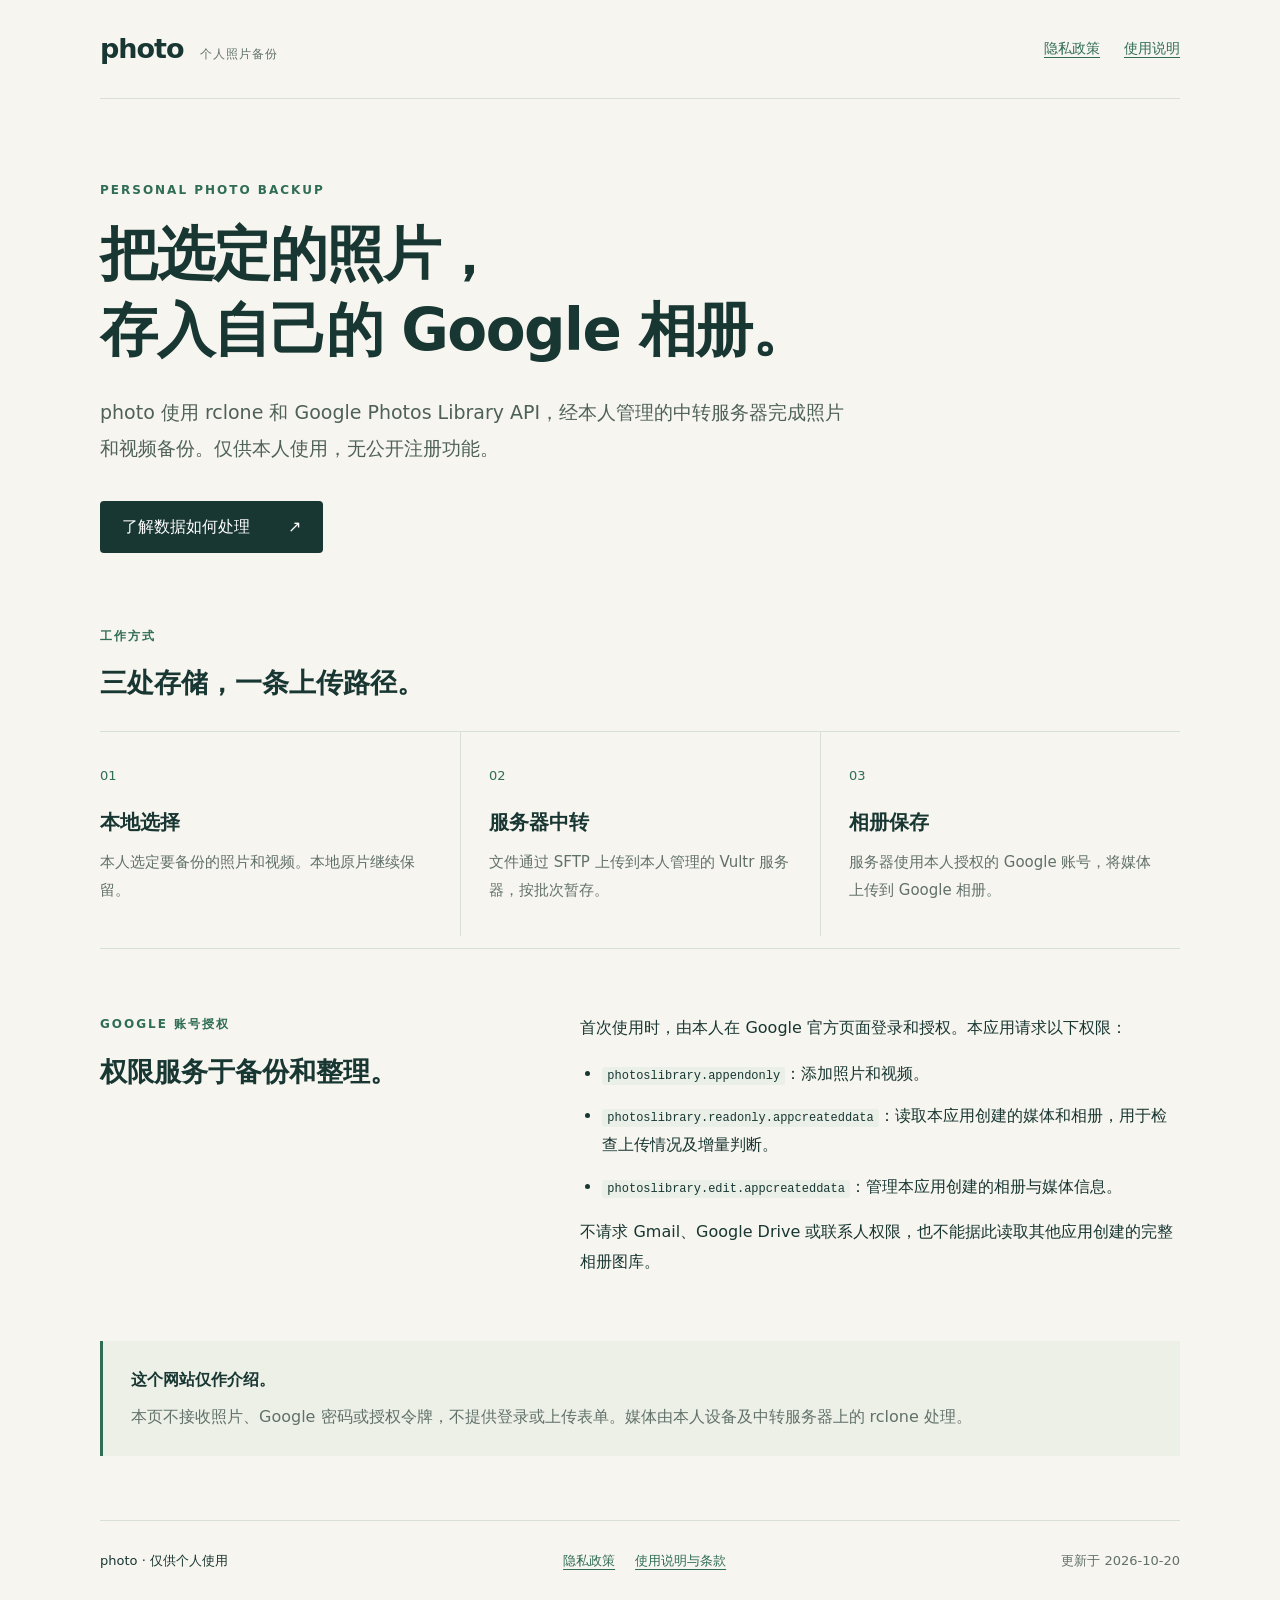
<file: index.html>
<!doctype html>
<html lang="zh-CN">
<head>
  <meta charset="utf-8">
  <meta name="viewport" content="width=device-width,initial-scale=1">
  <meta name="description" content="photo 个人照片备份工具：使用 rclone，经本人管理的中转服务器，将所选照片和视频上传到本人的 Google 相册。">
  <title>photo · 个人照片备份</title>
  <link rel="stylesheet" href="style.css">
</head>
<body>
  <header class="wrap"><a class="brand" href="./">photo<span>个人照片备份</span></a><nav aria-label="主导航"><a href="privacy.html">隐私政策</a><a href="terms.html">使用说明</a></nav></header>
  <main class="wrap">
    <section class="intro"><p class="eyebrow">PERSONAL PHOTO BACKUP</p><h1>把选定的照片，<br>存入自己的 Google 相册。</h1><p class="lead">photo 使用 rclone 和 Google Photos Library API，经本人管理的中转服务器完成照片和视频备份。仅供本人使用，无公开注册功能。</p><a class="button" href="privacy.html">了解数据如何处理 <span aria-hidden="true">↗</span></a></section>
    <section aria-labelledby="flow"><p class="eyebrow">工作方式</p><h2 id="flow">三处存储，一条上传路径。</h2><ol class="flow"><li><span>01</span><h3>本地选择</h3><p>本人选定要备份的照片和视频。本地原片继续保留。</p></li><li><span>02</span><h3>服务器中转</h3><p>文件通过 SFTP 上传到本人管理的 Vultr 服务器，按批次暂存。</p></li><li><span>03</span><h3>相册保存</h3><p>服务器使用本人授权的 Google 账号，将媒体上传到 Google 相册。</p></li></ol></section>
    <section class="details" aria-labelledby="access"><div><p class="eyebrow">GOOGLE 账号授权</p><h2 id="access">权限服务于备份和整理。</h2></div><div><p>首次使用时，由本人在 Google 官方页面登录和授权。本应用请求以下权限：</p><ul><li><code>photoslibrary.appendonly</code>：添加照片和视频。</li><li><code>photoslibrary.readonly.appcreateddata</code>：读取本应用创建的媒体和相册，用于检查上传情况及增量判断。</li><li><code>photoslibrary.edit.appcreateddata</code>：管理本应用创建的相册与媒体信息。</li></ul><p>不请求 Gmail、Google Drive 或联系人权限，也不能据此读取其他应用创建的完整相册图库。</p></div></section>
    <aside class="notice"><strong>这个网站仅作介绍。</strong><p>本页不接收照片、Google 密码或授权令牌，不提供登录或上传表单。媒体由本人设备及中转服务器上的 rclone 处理。</p></aside>
  </main>
  <footer class="wrap"><p>photo · 仅供个人使用</p><p><a href="privacy.html">隐私政策</a><a href="terms.html">使用说明与条款</a></p><p class="muted">更新于 2026-10-20</p></footer>
</body>
</html>
</file>
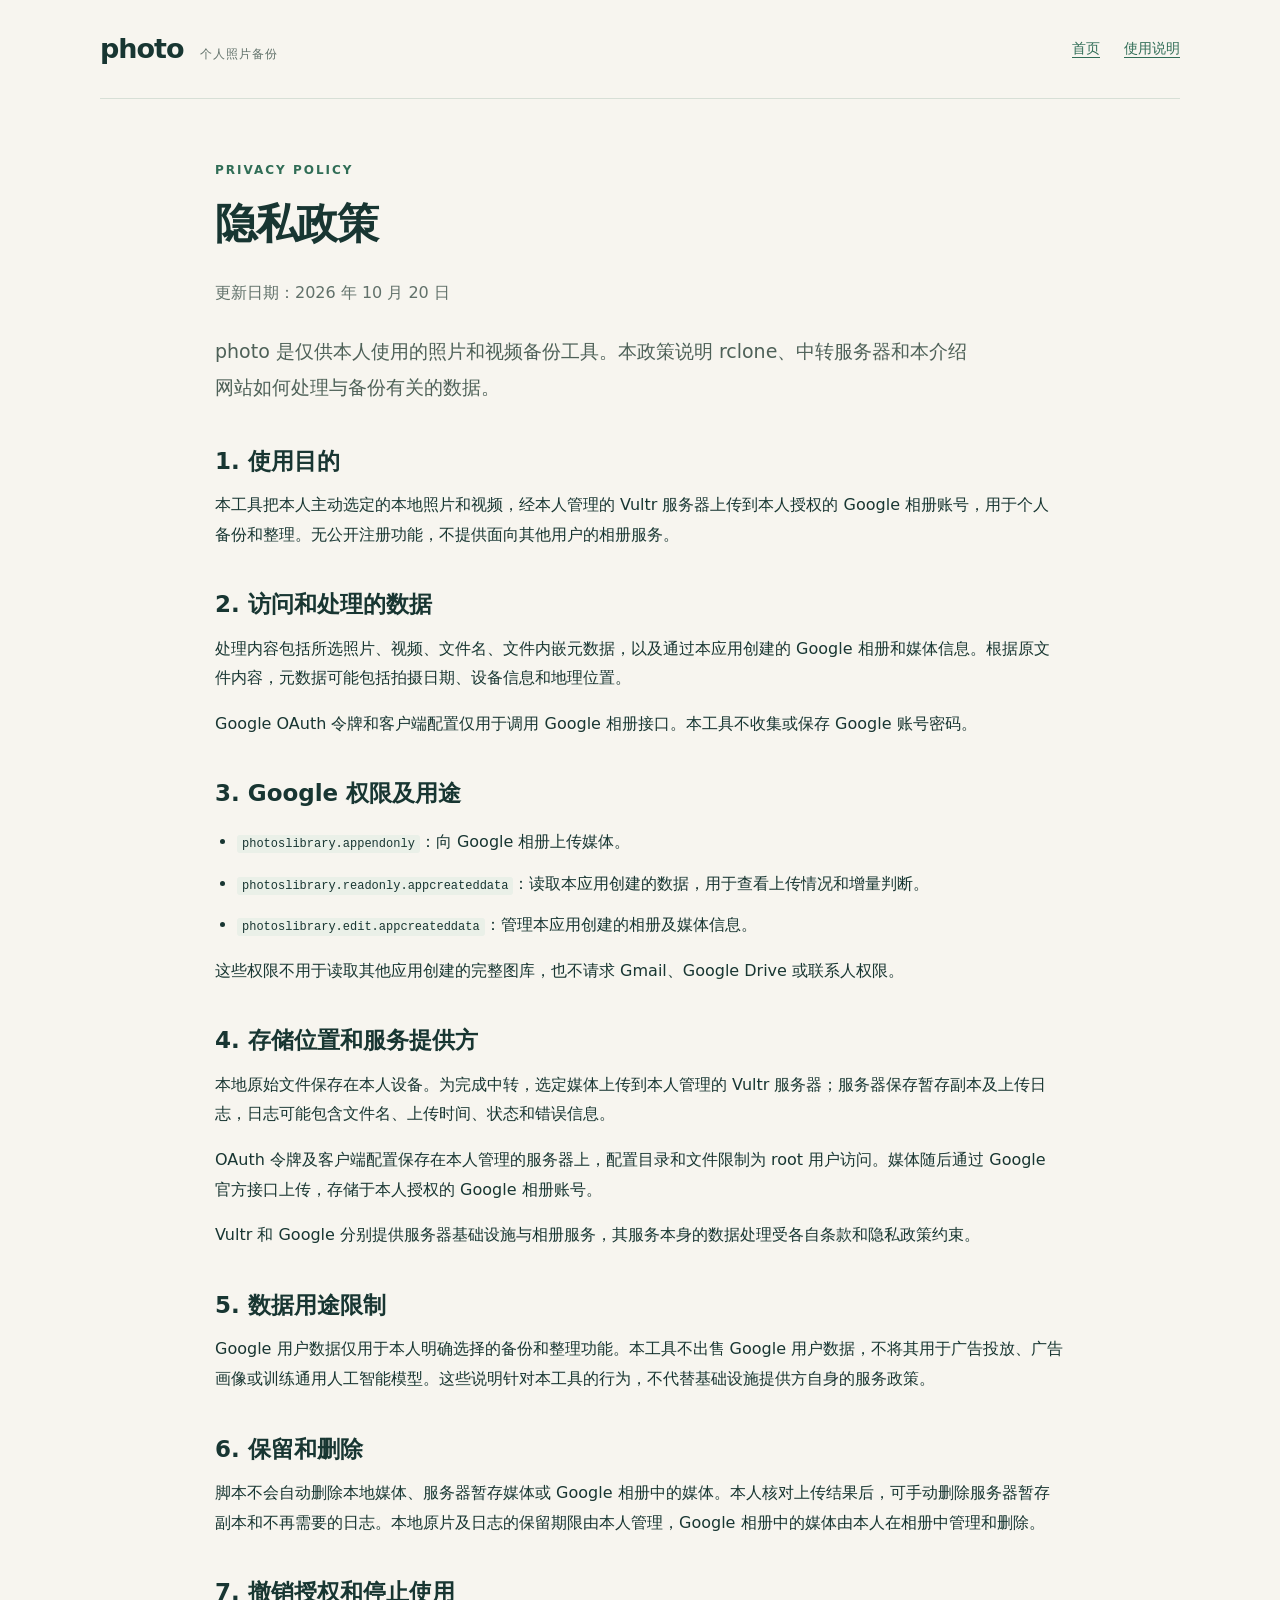
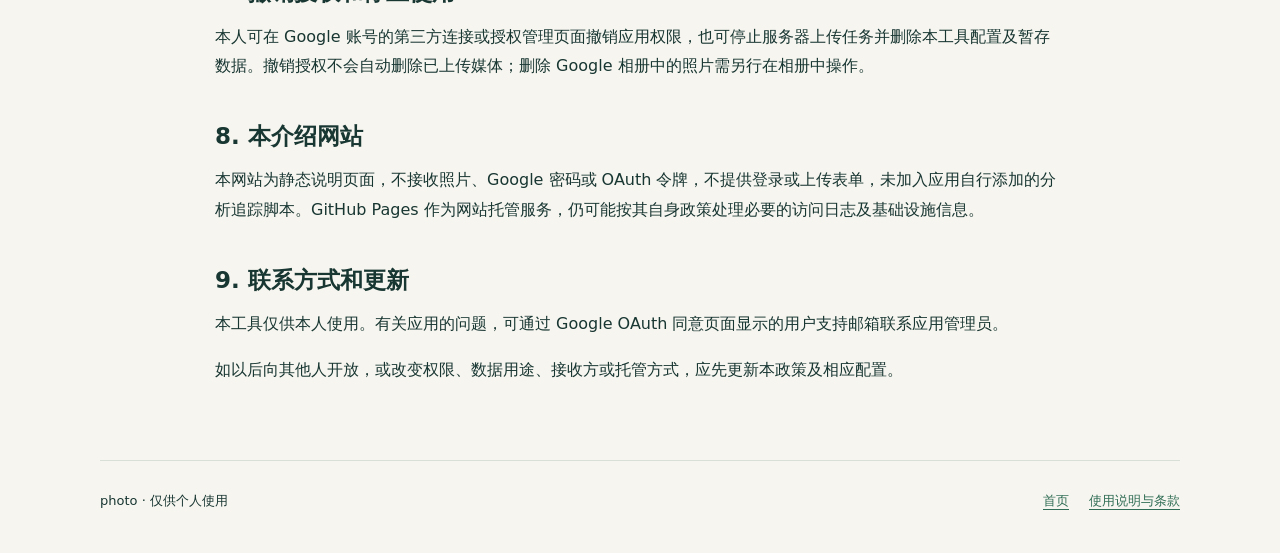
<file: privacy.html>
<!doctype html>
<html lang="zh-CN">
<head><meta charset="utf-8"><meta name="viewport" content="width=device-width,initial-scale=1"><meta name="description" content="photo 个人照片备份工具的隐私政策：数据访问、服务器中转、Google 相册存储、保留和撤销授权。"><title>隐私政策 · photo</title><link rel="stylesheet" href="style.css"></head>
<body>
  <header class="wrap"><a class="brand" href="./">photo<span>个人照片备份</span></a><nav aria-label="主导航"><a href="./">首页</a><a href="terms.html">使用说明</a></nav></header>
  <main class="wrap article"><p class="eyebrow">PRIVACY POLICY</p><h1>隐私政策</h1><p class="muted">更新日期：2026 年 10 月 20 日</p>
    <p class="lead">photo 是仅供本人使用的照片和视频备份工具。本政策说明 rclone、中转服务器和本介绍网站如何处理与备份有关的数据。</p>
    <section><h2>1. 使用目的</h2><p>本工具把本人主动选定的本地照片和视频，经本人管理的 Vultr 服务器上传到本人授权的 Google 相册账号，用于个人备份和整理。无公开注册功能，不提供面向其他用户的相册服务。</p></section>
    <section><h2>2. 访问和处理的数据</h2><p>处理内容包括所选照片、视频、文件名、文件内嵌元数据，以及通过本应用创建的 Google 相册和媒体信息。根据原文件内容，元数据可能包括拍摄日期、设备信息和地理位置。</p><p>Google OAuth 令牌和客户端配置仅用于调用 Google 相册接口。本工具不收集或保存 Google 账号密码。</p></section>
    <section><h2>3. Google 权限及用途</h2><ul><li><code>photoslibrary.appendonly</code>：向 Google 相册上传媒体。</li><li><code>photoslibrary.readonly.appcreateddata</code>：读取本应用创建的数据，用于查看上传情况和增量判断。</li><li><code>photoslibrary.edit.appcreateddata</code>：管理本应用创建的相册及媒体信息。</li></ul><p>这些权限不用于读取其他应用创建的完整图库，也不请求 Gmail、Google Drive 或联系人权限。</p></section>
    <section><h2>4. 存储位置和服务提供方</h2><p>本地原始文件保存在本人设备。为完成中转，选定媒体上传到本人管理的 Vultr 服务器；服务器保存暂存副本及上传日志，日志可能包含文件名、上传时间、状态和错误信息。</p><p>OAuth 令牌及客户端配置保存在本人管理的服务器上，配置目录和文件限制为 root 用户访问。媒体随后通过 Google 官方接口上传，存储于本人授权的 Google 相册账号。</p><p>Vultr 和 Google 分别提供服务器基础设施与相册服务，其服务本身的数据处理受各自条款和隐私政策约束。</p></section>
    <section><h2>5. 数据用途限制</h2><p>Google 用户数据仅用于本人明确选择的备份和整理功能。本工具不出售 Google 用户数据，不将其用于广告投放、广告画像或训练通用人工智能模型。这些说明针对本工具的行为，不代替基础设施提供方自身的服务政策。</p></section>
    <section><h2>6. 保留和删除</h2><p>脚本不会自动删除本地媒体、服务器暂存媒体或 Google 相册中的媒体。本人核对上传结果后，可手动删除服务器暂存副本和不再需要的日志。本地原片及日志的保留期限由本人管理，Google 相册中的媒体由本人在相册中管理和删除。</p></section>
    <section><h2>7. 撤销授权和停止使用</h2><p>本人可在 Google 账号的第三方连接或授权管理页面撤销应用权限，也可停止服务器上传任务并删除本工具配置及暂存数据。撤销授权不会自动删除已上传媒体；删除 Google 相册中的照片需另行在相册中操作。</p></section>
    <section><h2>8. 本介绍网站</h2><p>本网站为静态说明页面，不接收照片、Google 密码或 OAuth 令牌，不提供登录或上传表单，未加入应用自行添加的分析追踪脚本。GitHub Pages 作为网站托管服务，仍可能按其自身政策处理必要的访问日志及基础设施信息。</p></section>
    <section><h2>9. 联系方式和更新</h2><p>本工具仅供本人使用。有关应用的问题，可通过 Google OAuth 同意页面显示的用户支持邮箱联系应用管理员。</p><p>如以后向其他人开放，或改变权限、数据用途、接收方或托管方式，应先更新本政策及相应配置。</p></section>
  </main>
  <footer class="wrap"><p>photo · 仅供个人使用</p><p><a href="./">首页</a><a href="terms.html">使用说明与条款</a></p></footer>
</body>
</html>
</file>
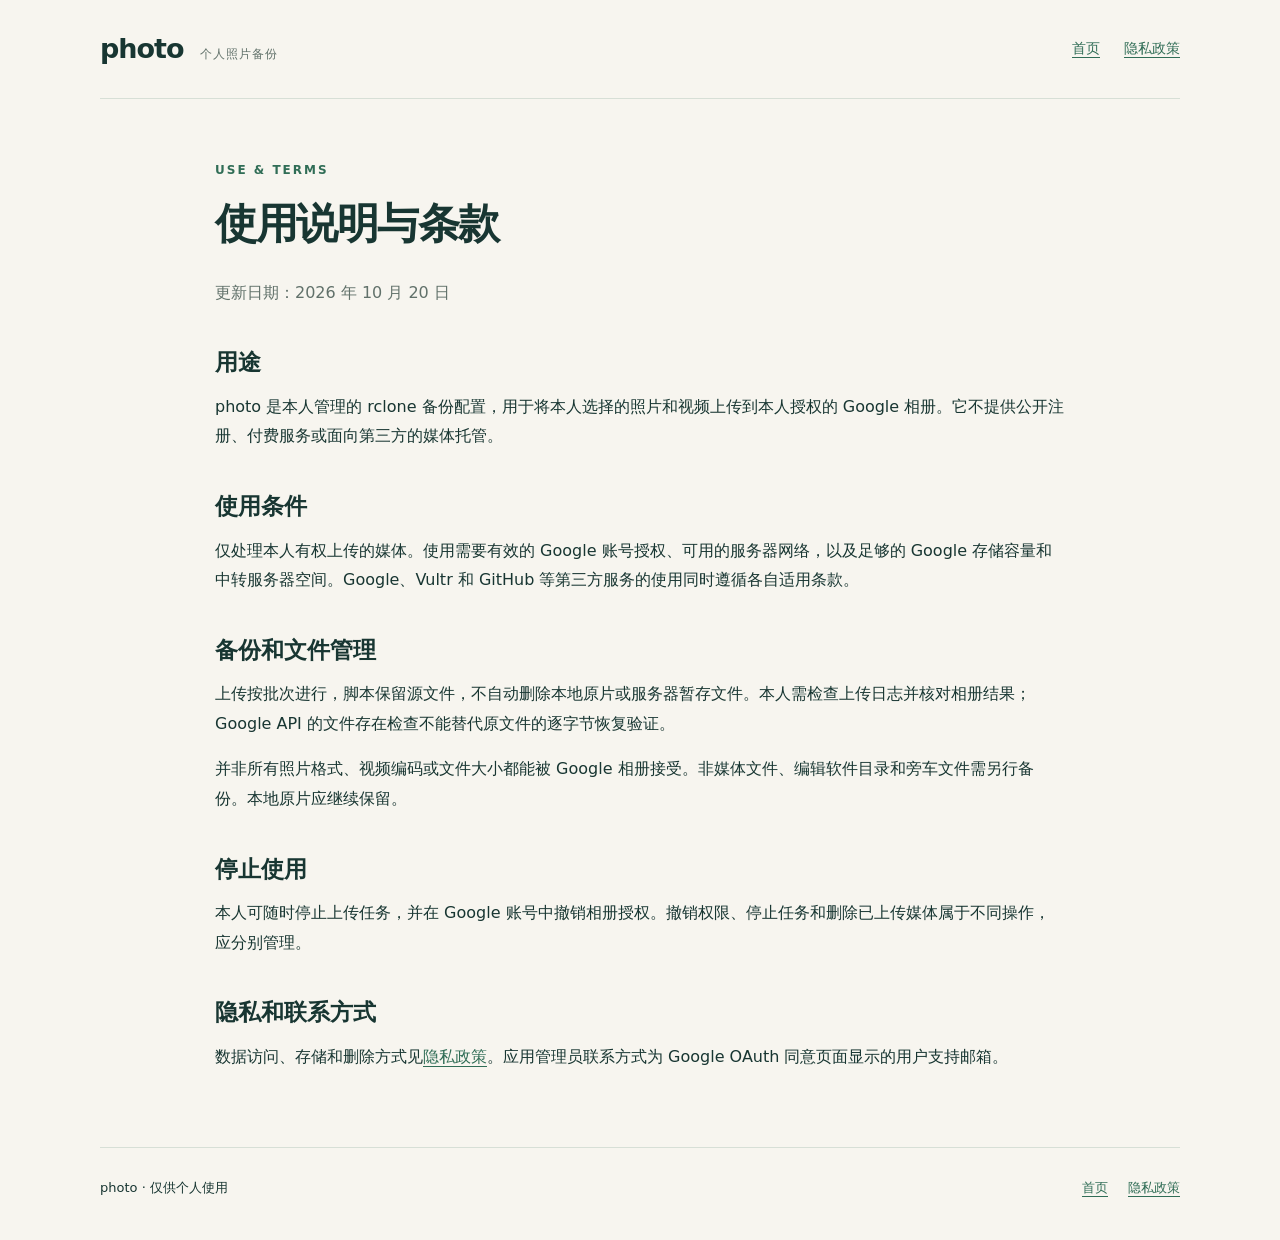
<file: terms.html>
<!doctype html>
<html lang="zh-CN">
<head><meta charset="utf-8"><meta name="viewport" content="width=device-width,initial-scale=1"><meta name="description" content="photo 个人照片备份工具的用途、使用条件和数据管理说明。"><title>使用说明与条款 · photo</title><link rel="stylesheet" href="style.css"></head>
<body>
  <header class="wrap"><a class="brand" href="./">photo<span>个人照片备份</span></a><nav aria-label="主导航"><a href="./">首页</a><a href="privacy.html">隐私政策</a></nav></header>
  <main class="wrap article"><p class="eyebrow">USE &amp; TERMS</p><h1>使用说明与条款</h1><p class="muted">更新日期：2026 年 10 月 20 日</p>
    <section><h2>用途</h2><p>photo 是本人管理的 rclone 备份配置，用于将本人选择的照片和视频上传到本人授权的 Google 相册。它不提供公开注册、付费服务或面向第三方的媒体托管。</p></section>
    <section><h2>使用条件</h2><p>仅处理本人有权上传的媒体。使用需要有效的 Google 账号授权、可用的服务器网络，以及足够的 Google 存储容量和中转服务器空间。Google、Vultr 和 GitHub 等第三方服务的使用同时遵循各自适用条款。</p></section>
    <section><h2>备份和文件管理</h2><p>上传按批次进行，脚本保留源文件，不自动删除本地原片或服务器暂存文件。本人需检查上传日志并核对相册结果；Google API 的文件存在检查不能替代原文件的逐字节恢复验证。</p><p>并非所有照片格式、视频编码或文件大小都能被 Google 相册接受。非媒体文件、编辑软件目录和旁车文件需另行备份。本地原片应继续保留。</p></section>
    <section><h2>停止使用</h2><p>本人可随时停止上传任务，并在 Google 账号中撤销相册授权。撤销权限、停止任务和删除已上传媒体属于不同操作，应分别管理。</p></section>
    <section><h2>隐私和联系方式</h2><p>数据访问、存储和删除方式见<a href="privacy.html">隐私政策</a>。应用管理员联系方式为 Google OAuth 同意页面显示的用户支持邮箱。</p></section>
  </main>
  <footer class="wrap"><p>photo · 仅供个人使用</p><p><a href="./">首页</a><a href="privacy.html">隐私政策</a></p></footer>
</body>
</html>
</file>
<file: style.css>
:root{color-scheme:light;--paper:#f7f5ef;--ink:#183632;--muted:#61716a;--line:#d7dfd6;--accent:#306d56}*{box-sizing:border-box}body{margin:0;background:var(--paper);color:var(--ink);font-family:system-ui,-apple-system,"Segoe UI","Microsoft YaHei",sans-serif;line-height:1.85}a{color:var(--accent);text-underline-offset:4px}.wrap{width:min(1080px,calc(100% - 56px));margin-inline:auto}header{display:flex;align-items:center;justify-content:space-between;gap:24px;padding:24px 0;border-bottom:1px solid var(--line)}.brand{font-size:27px;font-weight:750;letter-spacing:-1px;text-decoration:none;color:var(--ink)}.brand span{font-size:12px;font-weight:450;letter-spacing:1px;margin-left:16px;color:var(--muted)}nav{display:flex;gap:24px;font-size:14px}.intro{padding:80px 0 72px;max-width:850px}.eyebrow{font-size:12px;letter-spacing:2px;font-weight:650;color:var(--accent);margin:0 0 16px}h1{font-size:clamp(32px,5vw,58px);line-height:1.3;font-weight:650;letter-spacing:-1.5px;margin:0 0 26px}h2{font-size:27px;line-height:1.5;margin:0 0 22px;font-weight:600}h3{font-size:20px;margin:14px 0 8px}.lead{font-size:19px;line-height:1.9;color:#4e6158;max-width:760px}.button{display:inline-flex;align-items:center;gap:38px;padding:11px 22px;background:var(--ink);color:white;text-decoration:none;border-radius:4px;margin-top:16px}.flow{list-style:none;padding:0;display:grid;grid-template-columns:repeat(3,1fr);border-block:1px solid var(--line);margin:28px 0 64px}.flow li{padding:28px 28px 32px 0}.flow li+li{border-left:1px solid var(--line);padding-left:28px}.flow span{font-size:13px;color:var(--accent)}.flow p{color:var(--muted);margin:0;font-size:15px}.details{display:grid;grid-template-columns:1fr 1.4fr;gap:52px;margin-bottom:48px}.details p:first-child{margin-top:0}ul{padding-left:22px}li{margin-bottom:12px}code{font-size:12px;overflow-wrap:anywhere;background:#eaf0e8;padding:2px 5px;border-radius:3px}.notice{background:#edf0e7;border-left:3px solid var(--accent);padding:24px 28px;margin-bottom:64px}.notice p{margin:8px 0 0;color:var(--muted)}footer{border-top:1px solid var(--line);padding:28px 0 40px;font-size:13px;display:flex;gap:20px;flex-wrap:wrap;justify-content:space-between}footer p{margin:0}footer a+a{margin-left:20px}.muted{color:var(--muted)}.article{max-width:850px;padding-top:60px;padding-bottom:60px}.article h1{font-size:42px}.article section{margin-top:38px}.article h2{font-size:23px;margin-bottom:12px}.article p{margin-top:0}.article .lead{margin-top:26px}@media(max-width:680px){.wrap{width:calc(100% - 36px)}header{align-items:flex-start}.brand span{display:block;margin:0;letter-spacing:0}.brand{line-height:1.3}nav{gap:14px;font-size:13px;padding-top:5px}.intro{padding:48px 0}.lead{font-size:17px}.flow{grid-template-columns:1fr}.flow li,.flow li+li{padding:22px 0;border-left:0}.flow li+li{border-top:1px solid var(--line)}.details{grid-template-columns:1fr;gap:8px}.article{padding-top:38px}.article h1{font-size:34px}footer{display:block}footer p+p{margin-top:10px}}@media(prefers-reduced-motion:no-preference){a{transition:color .15s,background .15s}.button:hover{background:var(--accent)}}a:focus-visible{outline:3px solid #a66322;outline-offset:5px}
</file>
